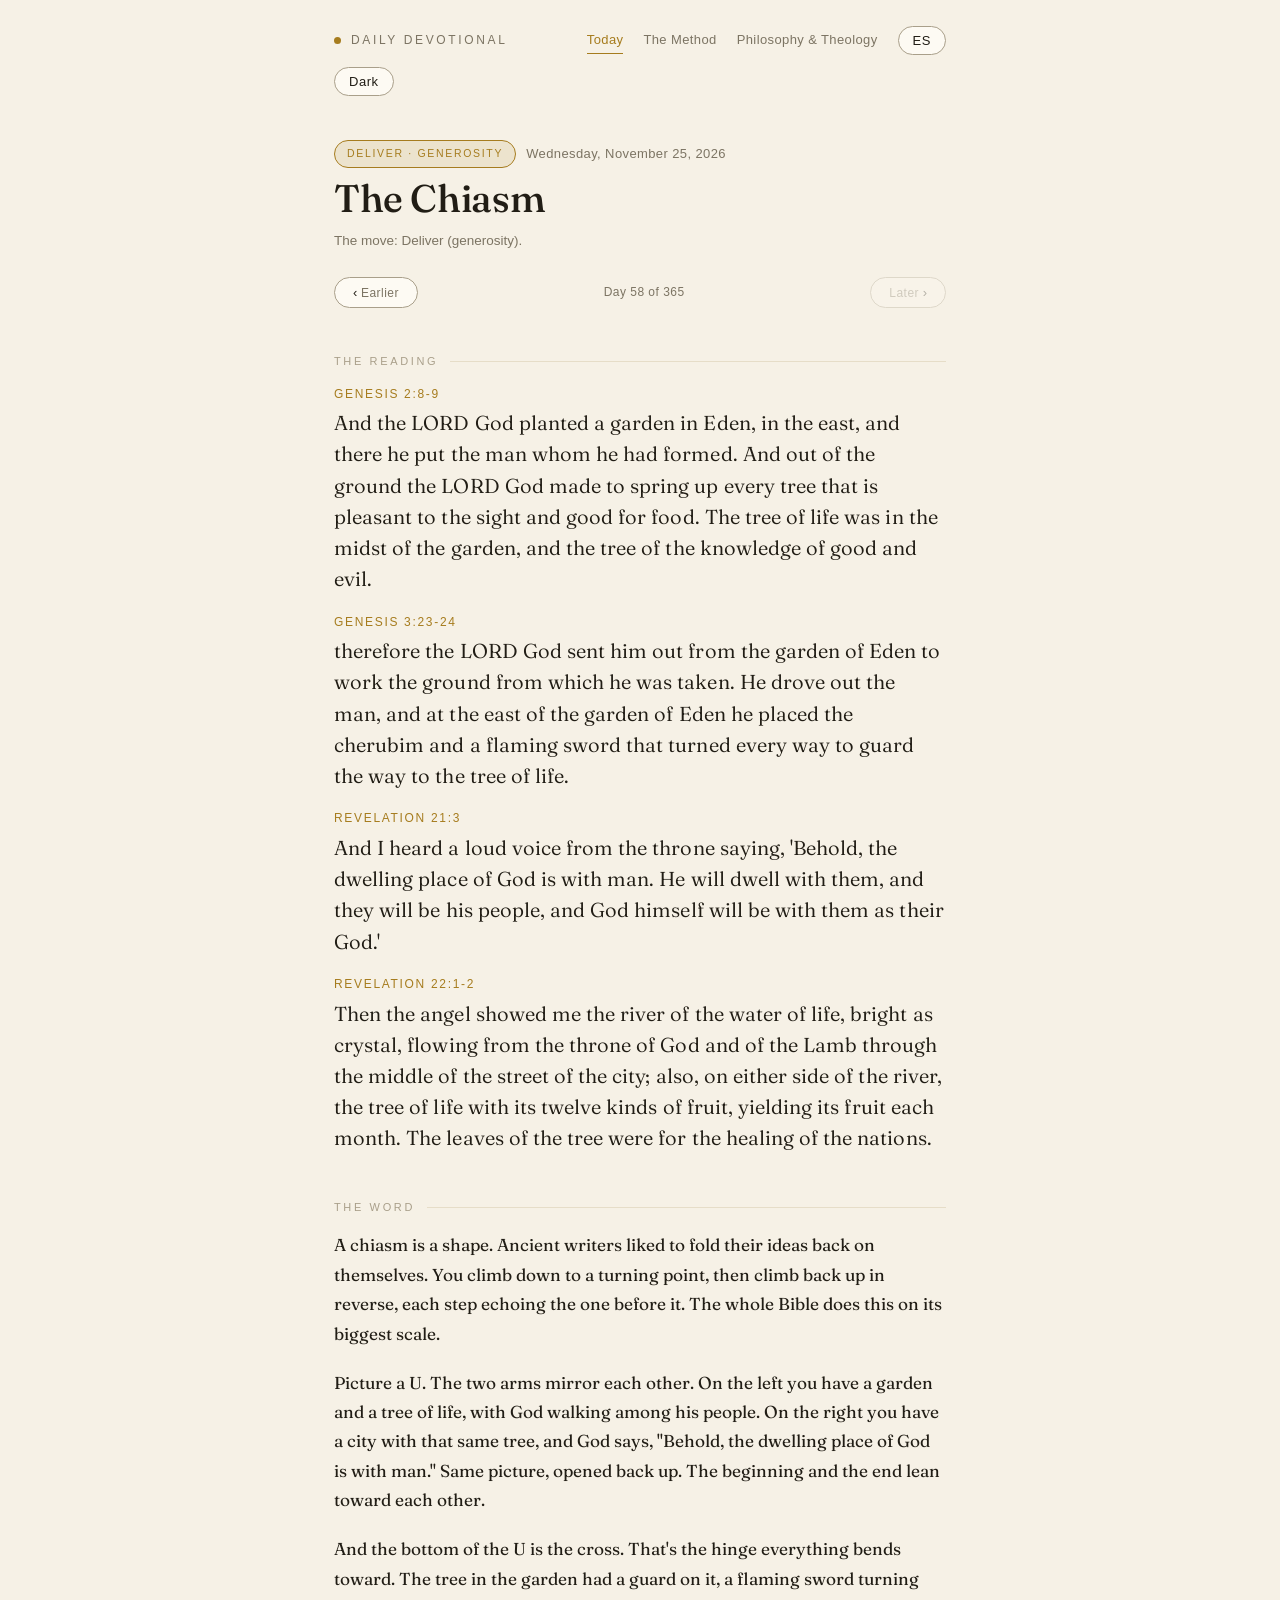
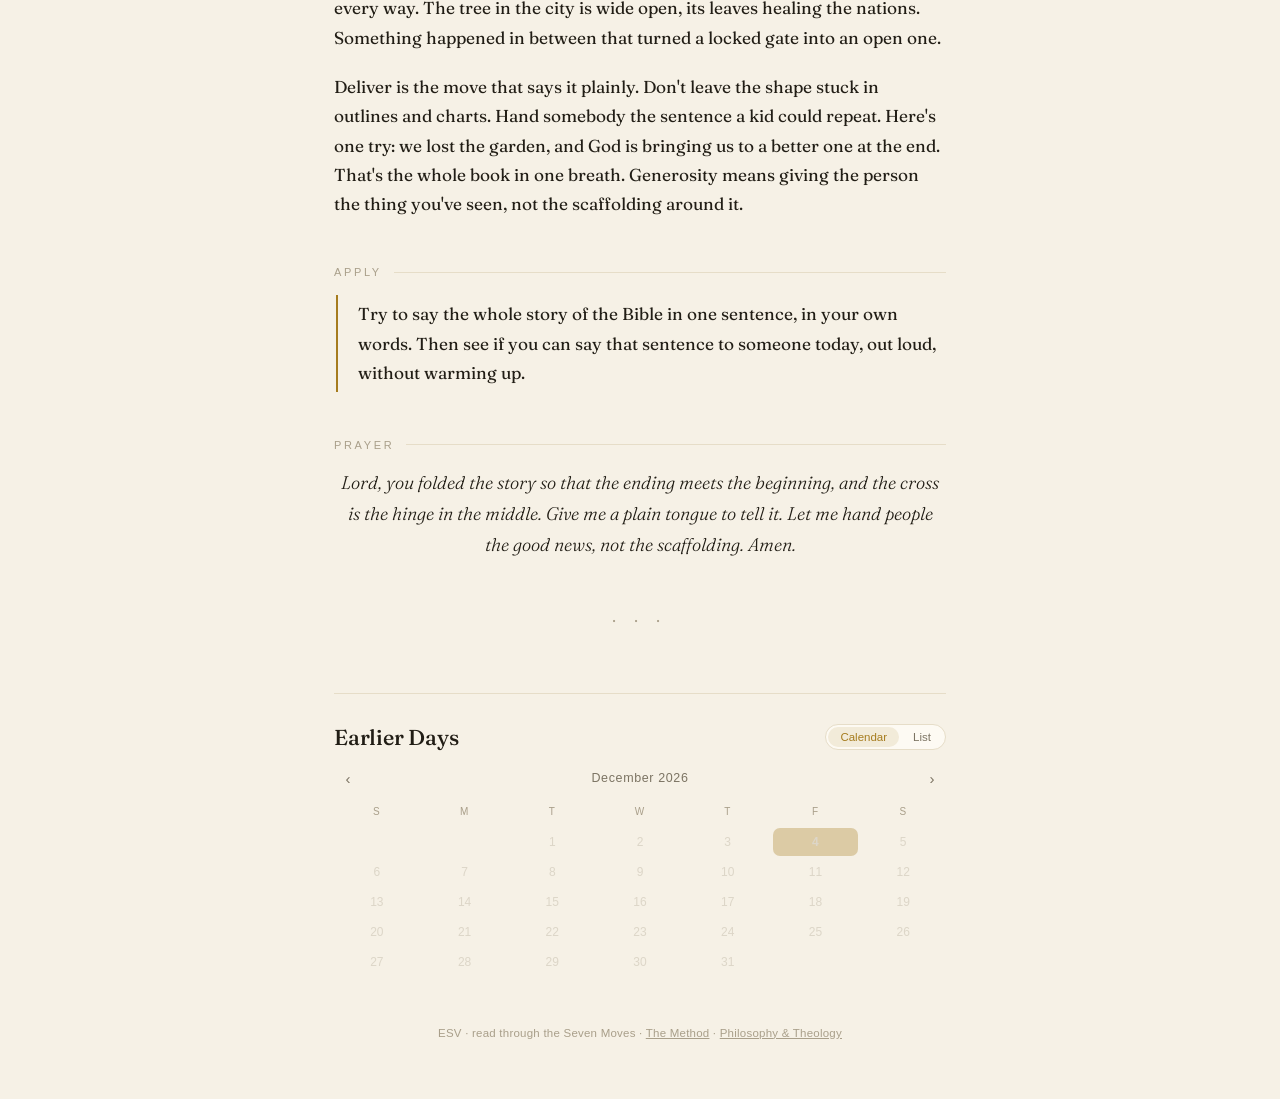
<file: index.html>
<!DOCTYPE html>
<html lang="en" data-theme="light">
<head>
<meta charset="UTF-8">
<meta name="viewport" content="width=device-width, initial-scale=1.0">
<title>Daily Devotional — The Seven Moves</title>
<meta name="description" content="A calm daily Bible devotional, read through the Seven Moves. ESV.">
<link rel="preconnect" href="https://fonts.googleapis.com">
<link rel="preconnect" href="https://fonts.gstatic.com" crossorigin>
<link href="https://fonts.googleapis.com/css2?family=Fraunces:ital,opsz,wght@0,9..144,300;0,9..144,400;0,9..144,500;0,9..144,600;1,9..144,300;1,9..144,400&display=swap" rel="stylesheet">
<link rel="stylesheet" href="styles.css">
</head>
<body>
<div class="wrap">
  <header>
    <div class="brand"><span class="dot"></span><span data-i18n="brand">Daily Devotional</span></div>
    <nav class="nav">
      <a href="index.html" data-i18n="nav-today">Today</a>
      <a href="method.html" data-i18n="nav-method">The Method</a>
      <a href="philosophy.html" data-i18n="nav-philosophy">Philosophy &amp; Theology</a>
    </nav>
    <button class="theme-toggle" id="langToggle" aria-label="Cambiar a español">ES</button>
    <button class="theme-toggle" id="themeToggle" aria-label="Toggle dark mode">Dark</button>
  </header>

  <main>
    <div class="meta">
      <span class="pill" id="movePill">—</span>
      <span class="date" id="dateLabel">—</span>
    </div>
    <h1 id="title">—</h1>
    <div class="sub" id="subtitle"></div>

    <div class="daynav">
      <button id="prevBtn" aria-label="Earlier day">‹ <span data-i18n="idx-earlier">Earlier</span></button>
      <span id="daynavPos"></span>
      <button id="nextBtn" aria-label="Later day"><span data-i18n="idx-later">Later</span> ›</button>
    </div>

    <section class="block" id="readingBlock">
      <div class="label" data-i18n="idx-reading">The Reading</div>
      <div class="scripture" id="readings"></div>
    </section>

    <section class="block" id="wordBlock">
      <div class="label" data-i18n="idx-word">The Word</div>
      <div class="prose" id="word"></div>
    </section>

    <section class="block" id="applyBlock">
      <div class="label" data-i18n="idx-apply">Apply</div>
      <div class="apply prose" id="apply"></div>
    </section>

    <section class="block" id="prayerBlock">
      <div class="label" data-i18n="idx-prayer">Prayer</div>
      <p class="prayer" id="prayer"></p>
    </section>

    <div class="ornament">· · ·</div>

    <section class="archive">
      <div class="archive-head">
        <h2 data-i18n="idx-archive-head">Earlier Days</h2>
        <div class="view-toggle">
          <button id="calBtn" type="button" class="active" data-i18n="idx-calendar">Calendar</button>
          <button id="listBtn" type="button" data-i18n="idx-list">List</button>
        </div>
      </div>
      <div id="calendar">
        <div class="cal-nav">
          <button id="calPrev" type="button" aria-label="Previous month">‹</button>
          <span class="cal-label" id="calLabel">—</span>
          <button id="calNext" type="button" aria-label="Next month">›</button>
        </div>
        <div class="cal-grid" id="calGrid"></div>
      </div>
      <ul class="archive-list hidden" id="archiveList"></ul>
    </section>
  </main>

  <footer><span data-i18n="footer-line">ESV · read through the Seven Moves</span> · <a href="method.html" data-i18n="nav-method">The Method</a> · <a href="philosophy.html" data-i18n="nav-philosophy">Philosophy &amp; Theology</a></footer>
</div>

<script src="script.js"></script>
<script>
(function () {
  function el(id) { return document.getElementById(id); }
  function esc(s) { var d = document.createElement('div'); d.textContent = s; return d.innerHTML; }
  function paragraphs(text) {
    return (text || '').split(/\n{2,}/).map(function (p) { return '<p>' + esc(p.trim()) + '</p>'; }).join('');
  }
  function es() { return window.getLang() === 'es'; }
  function fmtDate(iso) {
    var d = new Date(iso + 'T12:00:00');
    return d.toLocaleDateString(es() ? 'es-ES' : 'en-US', { weekday: 'long', month: 'long', day: 'numeric', year: 'numeric' });
  }
  function isoDate(y, m, d) {
    return y + '-' + String(m + 1).padStart(2, '0') + '-' + String(d).padStart(2, '0');
  }

  var list = [];
  var currentIndex = 0;
  var dayIndex = {};
  var calYear = 0, calMonth = 0; // calMonth 0-indexed

  function render(d) {
    var E = es();
    var move = (E && d.es_move) ? d.es_move : d.move;
    var virtue = (E && d.es_virtue) ? d.es_virtue : d.virtue;
    var theme = (E && d.es_theme) ? d.es_theme : d.theme;
    el('movePill').textContent = move + ' · ' + virtue;
    el('dateLabel').textContent = fmtDate(d.date);
    el('title').textContent = theme;
    var isToday = d.date === new Date().toISOString().slice(0, 10);
    var prefix = E ? (isToday ? 'Movimiento de hoy' : 'El movimiento') : (isToday ? 'Today\u2019s move' : 'The move');
    el('subtitle').innerHTML = prefix + ': ' + move + ' (' + virtue + ').';
    el('readings').innerHTML = (d.readings || []).map(function (r) {
      var ref = (E && r.es_ref) ? r.es_ref : r.ref;
      var text = (E && r.es_text) ? r.es_text : r.text;
      return '<p><span class="ref">' + esc(ref) + '</span>' + esc(text) + '</p>';
    }).join('');
    el('word').innerHTML = paragraphs((E && d.es_word) ? d.es_word : d.word);
    el('apply').innerHTML = paragraphs((E && d.es_apply) ? d.es_apply : d.apply);
    el('prayer').textContent = (E && d.es_prayer) ? d.es_prayer : d.prayer;
    el('readingBlock').classList.toggle('hidden', !(d.readings && d.readings.length));
    el('wordBlock').classList.toggle('hidden', !d.word);
    el('applyBlock').classList.toggle('hidden', !d.apply);
    el('prayerBlock').classList.toggle('hidden', !d.prayer);
  }

  function renderEmpty() {
    var E = es();
    el('title').textContent = E ? 'Aún no hay nada' : 'Nothing here yet';
    el('subtitle').textContent = E ? 'El primer devocional aún no se ha publicado.' : 'The first devotional hasn\u2019t been published.';
    el('readings').innerHTML = '';
    el('word').innerHTML = '<p>' + (E ? 'Vuelve pronto.' : 'Check back soon.') + '</p>';
    el('applyBlock').classList.add('hidden');
    el('prayerBlock').classList.add('hidden');
  }

  var TOTAL_DAYS = 365;

  function updateNav() {
    var pos = el('daynavPos');
    if (pos) pos.textContent = (es() ? 'Día ' : 'Day ') + (list.length - currentIndex) + (es() ? ' de ' : ' of ') + TOTAL_DAYS;
    var pb = el('prevBtn'), nb = el('nextBtn');
    if (pb) pb.disabled = currentIndex >= list.length - 1;
    if (nb) nb.disabled = currentIndex <= 0;
  }

  function renderArchiveList() {
    var E = es();
    var byWeek = {};
    list.forEach(function (d, idx) {
      if (idx === currentIndex) return;
      (byWeek[d.week] = byWeek[d.week] || []).push({ d: d, idx: idx });
    });
    var weeks = Object.keys(byWeek).map(Number).sort(function (a, b) { return b - a; });
    var ul = el('archiveList');
    ul.innerHTML = '';
    weeks.forEach(function (w) {
      var days = byWeek[w].sort(function (a, b) { return a.d.day < b.d.day ? 1 : -1; });
      var h = document.createElement('li');
      h.className = 'week-header';
      h.textContent = (E ? 'Semana ' : 'Week ') + w;
      ul.appendChild(h);
      days.forEach(function (o) {
        var d = o.d;
        var li = document.createElement('li');
        var btn = document.createElement('button');
        btn.type = 'button';
        btn.innerHTML =
          '<span class="d">' + esc(d.date) + '</span>' +
          '<span class="theme">' + esc((E && d.es_theme) ? d.es_theme : d.theme) + '</span>' +
          '<span class="move">' + esc((E && d.es_move) ? d.es_move : d.move) + '</span>';
        btn.addEventListener('click', function () { show(o.idx); window.scrollTo({ top: 0, behavior: 'smooth' }); });
        li.appendChild(btn);
        ul.appendChild(li);
      });
    });
  }

  function renderCalendar() {
    var E = es();
    var first = new Date(calYear, calMonth, 1);
    var startDow = first.getDay();
    var daysInMonth = new Date(calYear, calMonth + 1, 0).getDate();
    el('calLabel').textContent = first.toLocaleDateString(E ? 'es-ES' : 'en-US', { month: 'long', year: 'numeric' });
    var grid = el('calGrid');
    grid.innerHTML = '';
    var dow = E ? ['D', 'L', 'M', 'X', 'J', 'V', 'S'] : ['S', 'M', 'T', 'W', 'T', 'F', 'S'];
    dow.forEach(function (w) {
      var c = document.createElement('div');
      c.className = 'cal-dow';
      c.textContent = w;
      grid.appendChild(c);
    });
    for (var i = 0; i < startDow; i++) {
      var fill = document.createElement('div');
      fill.className = 'cal-day cal-empty-fill';
      grid.appendChild(fill);
    }
    var today = new Date().toISOString().slice(0, 10);
    for (var d = 1; d <= daysInMonth; d++) {
      var iso = isoDate(calYear, calMonth, d);
      var cell = document.createElement('button');
      cell.type = 'button';
      cell.className = 'cal-day';
      if (iso === today) cell.classList.add('today');
      if (dayIndex[iso] !== undefined) {
        cell.classList.add('has');
        cell.textContent = d;
        cell.addEventListener('click', (function (iso) {
          return function () { show(dayIndex[iso]); window.scrollTo({ top: 0, behavior: 'smooth' }); };
        })(iso));
      } else {
        cell.classList.add('empty');
        cell.textContent = d;
        cell.disabled = true;
      }
      grid.appendChild(cell);
    }
  }

  function setView(v) {
    var cal = el('calendar'), listEl = el('archiveList');
    el('calBtn').classList.toggle('active', v === 'cal');
    el('listBtn').classList.toggle('active', v === 'list');
    cal.classList.toggle('hidden', v !== 'cal');
    listEl.classList.toggle('hidden', v !== 'list');
  }

  function show(i) {
    currentIndex = Math.max(0, Math.min(list.length - 1, i));
    render(list[currentIndex]);
    updateNav();
    renderArchiveList();
  }

  el('prevBtn').addEventListener('click', function () { show(currentIndex + 1); window.scrollTo({ top: 0, behavior: 'smooth' }); });
  el('nextBtn').addEventListener('click', function () { show(currentIndex - 1); window.scrollTo({ top: 0, behavior: 'smooth' }); });
  el('calPrev').addEventListener('click', function () { calMonth--; if (calMonth < 0) { calMonth = 11; calYear--; } renderCalendar(); });
  el('calNext').addEventListener('click', function () { calMonth++; if (calMonth > 11) { calMonth = 0; calYear++; } renderCalendar(); });
  el('calBtn').addEventListener('click', function () { setView('cal'); });
  el('listBtn').addEventListener('click', function () { setView('list'); });

  window.onLangChange = function () {
    if (!list.length) { renderEmpty(); return; }
    render(list[currentIndex]);
    updateNav();
    renderArchiveList();
    renderCalendar();
  };

  fetch('./devotionals.json')
    .then(function (r) { if (!r.ok) throw new Error('HTTP ' + r.status); return r.json(); })
    .then(function (data) {
      list = (data.devotionals || []).slice().sort(function (a, b) { return a.date < b.date ? 1 : -1; });
      if (!list.length) return;
      list.forEach(function (d, i) { dayIndex[d.date] = i; });
      var today = new Date().toISOString().slice(0, 10);
      var idx = list.findIndex(function (d) { return d.date === today; });
      currentIndex = idx >= 0 ? idx : 0;
      var now = new Date();
      calYear = now.getFullYear();
      calMonth = now.getMonth();
      render(list[currentIndex]);
      updateNav();
      renderArchiveList();
      renderCalendar();
      setView('cal');
    })
    .catch(function (e) {
      renderEmpty();
      console.error(e);
    });
})();
</script>
</body>
</html>
</file>
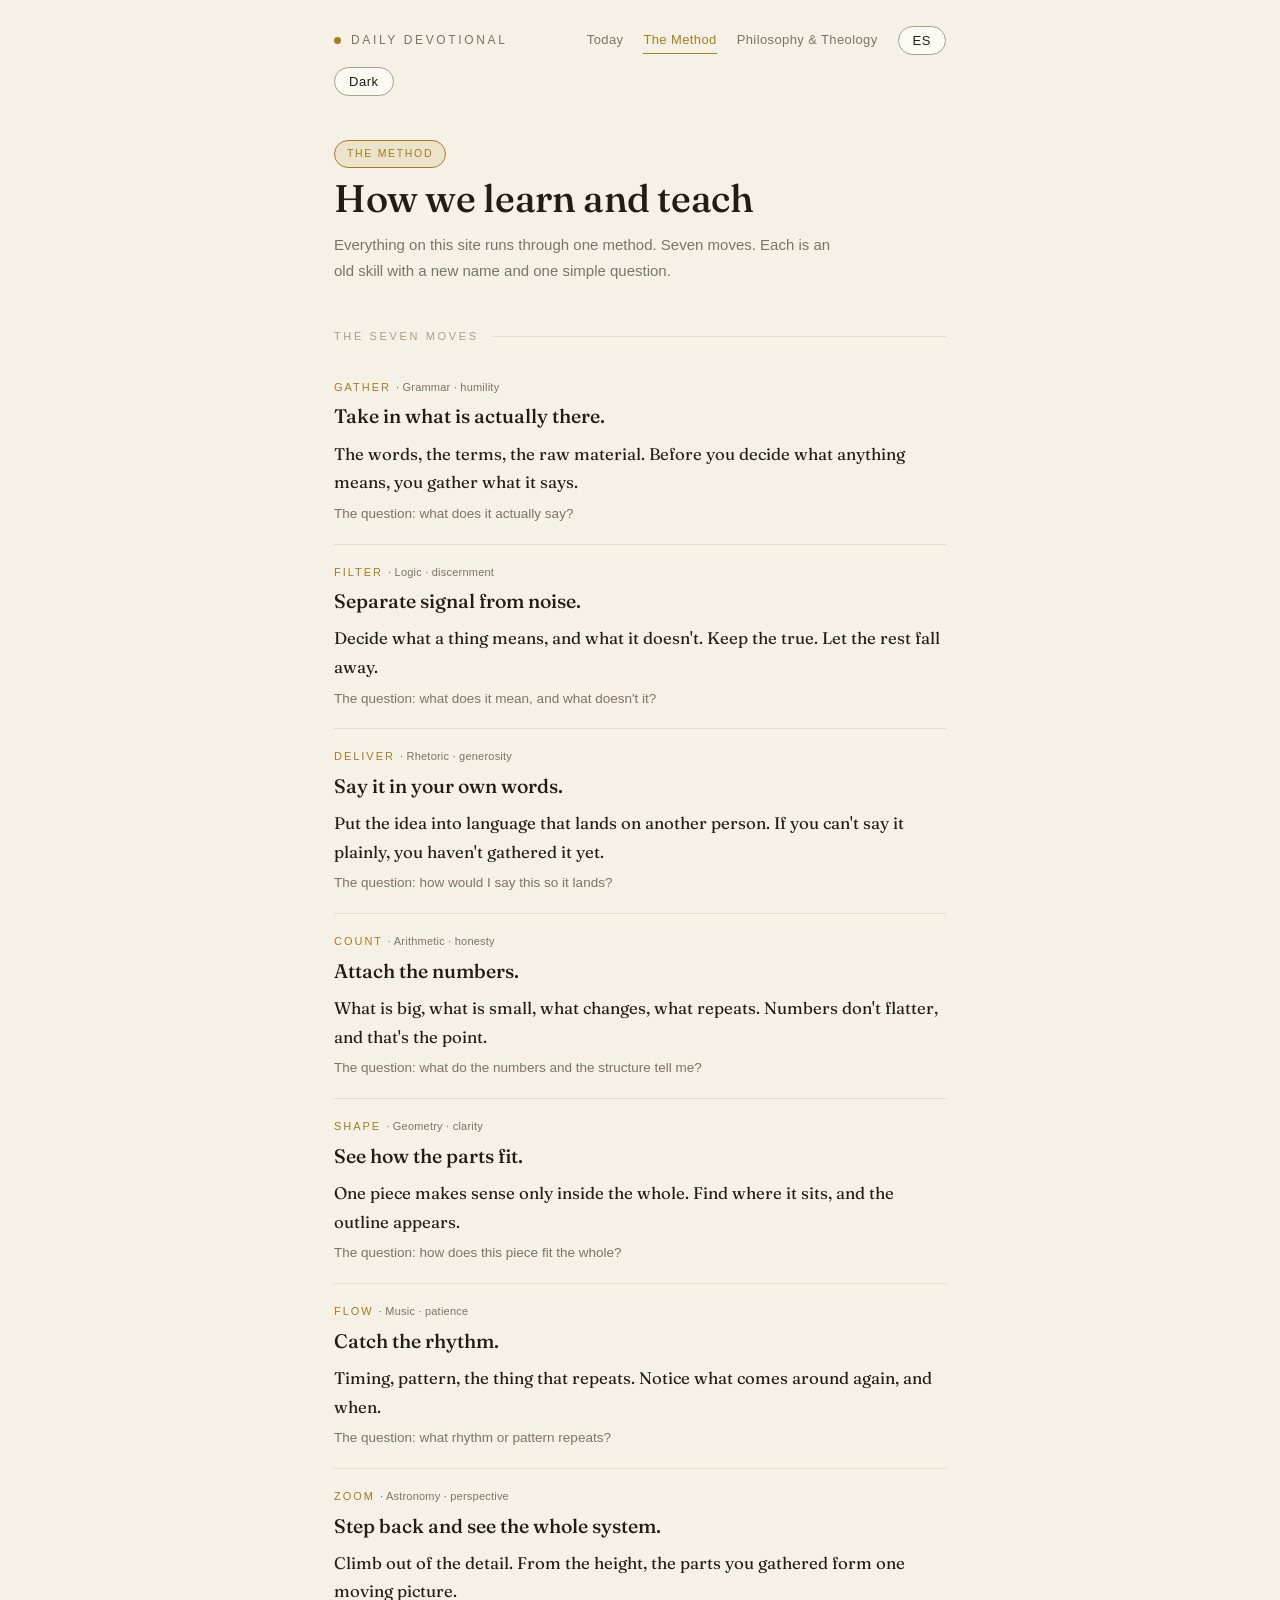
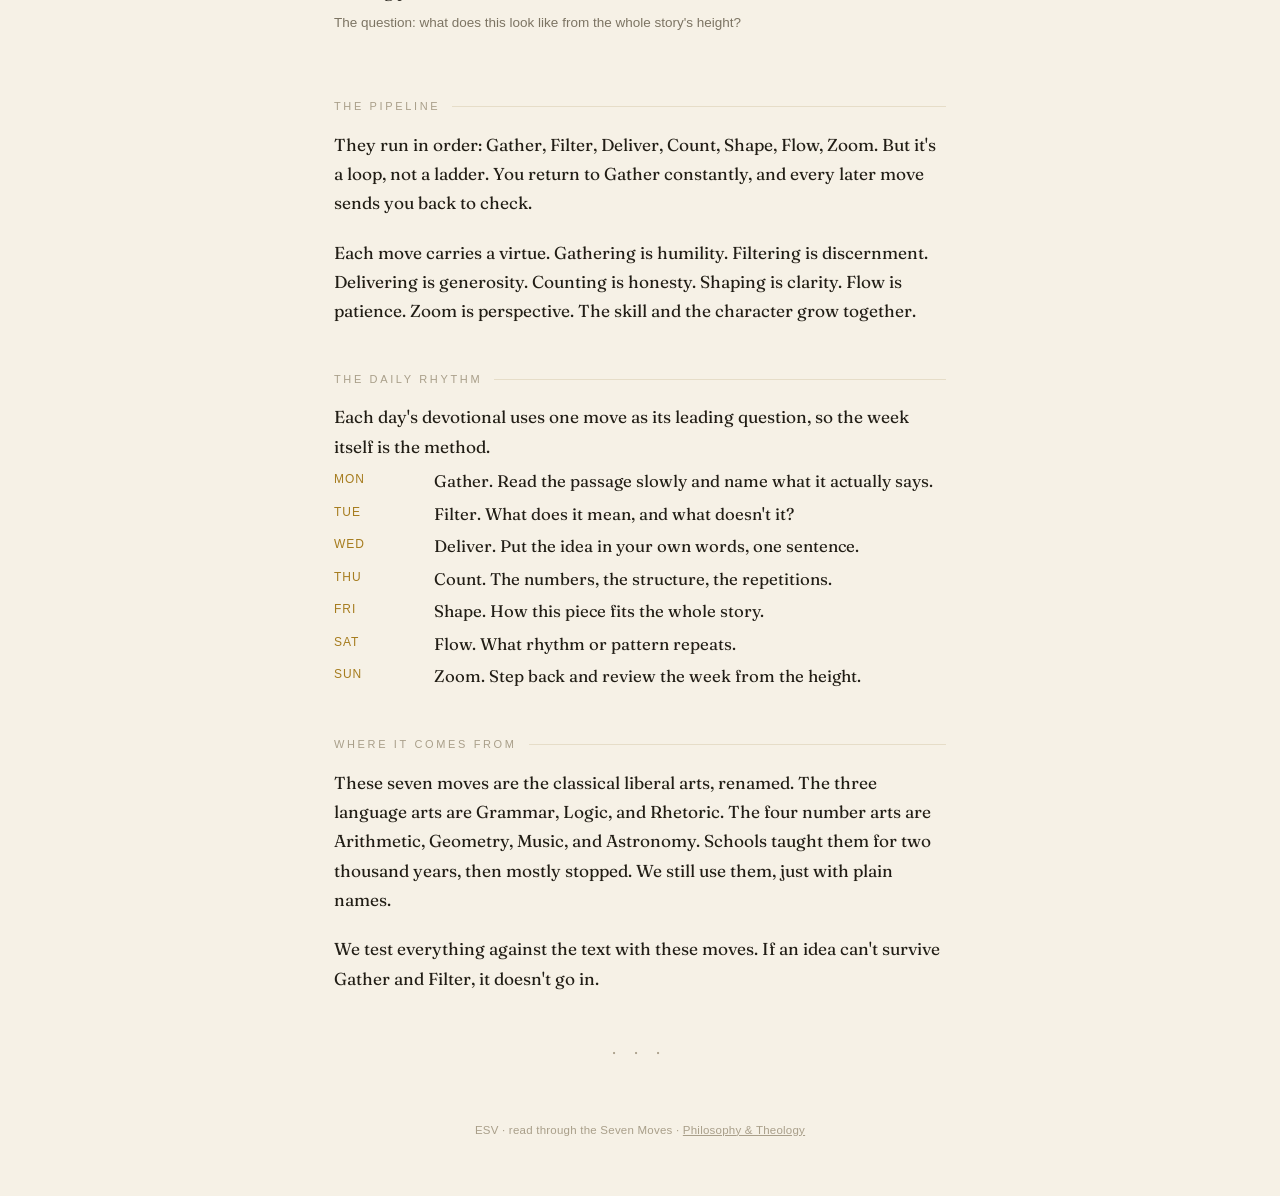
<file: method.html>
<!DOCTYPE html>
<html lang="en" data-theme="light">
<head>
<meta charset="UTF-8">
<meta name="viewport" content="width=device-width, initial-scale=1.0">
<title>The Method — Daily Devotional</title>
<meta name="description" content="The Seven Moves: how we learn and teach. A modern restatement of the classical liberal arts.">
<link rel="preconnect" href="https://fonts.googleapis.com">
<link rel="preconnect" href="https://fonts.gstatic.com" crossorigin>
<link href="https://fonts.googleapis.com/css2?family=Fraunces:ital,opsz,wght@0,9..144,300;0,9..144,400;0,9..144,500;0,9..144,600;1,9..144,300;1,9..144,400&display=swap" rel="stylesheet">
<link rel="stylesheet" href="styles.css">
</head>
<body>
<div class="wrap">
  <header>
    <div class="brand"><span class="dot"></span><span data-i18n="brand">Daily Devotional</span></div>
    <nav class="nav">
      <a href="index.html" data-i18n="nav-today">Today</a>
      <a href="method.html" data-i18n="nav-method">The Method</a>
      <a href="philosophy.html" data-i18n="nav-philosophy">Philosophy &amp; Theology</a>
    </nav>
    <button class="theme-toggle" id="langToggle" aria-label="Cambiar a español">ES</button>
    <button class="theme-toggle" id="themeToggle" aria-label="Toggle dark mode">Dark</button>
  </header>

  <main>
    <div class="meta"><span class="pill" data-i18n="method-pill">The Method</span></div>
    <h1 data-i18n="method-h1">How we learn and teach</h1>
    <p class="lead" data-i18n="method-lead">Everything on this site runs through one method. Seven moves. Each is an old skill with a new name and one simple question.</p>

    <section class="block">
      <div class="label" data-i18n="method-moves-label">The Seven Moves</div>
      <ul class="movelist">
        <li>
          <div class="m" data-i18n-html="move-gather-m">Gather <span>· Grammar · humility</span></div>
          <h3 data-i18n="move-gather-h3">Take in what is actually there.</h3>
          <p data-i18n="move-gather-p">The words, the terms, the raw material. Before you decide what anything means, you gather what it says.</p>
          <div class="q" data-i18n="move-gather-q">The question: what does it actually say?</div>
        </li>
        <li>
          <div class="m" data-i18n-html="move-filter-m">Filter <span>· Logic · discernment</span></div>
          <h3 data-i18n="move-filter-h3">Separate signal from noise.</h3>
          <p data-i18n="move-filter-p">Decide what a thing means, and what it doesn't. Keep the true. Let the rest fall away.</p>
          <div class="q" data-i18n="move-filter-q">The question: what does it mean, and what doesn't it?</div>
        </li>
        <li>
          <div class="m" data-i18n-html="move-deliver-m">Deliver <span>· Rhetoric · generosity</span></div>
          <h3 data-i18n="move-deliver-h3">Say it in your own words.</h3>
          <p data-i18n="move-deliver-p">Put the idea into language that lands on another person. If you can't say it plainly, you haven't gathered it yet.</p>
          <div class="q" data-i18n="move-deliver-q">The question: how would I say this so it lands?</div>
        </li>
        <li>
          <div class="m" data-i18n-html="move-count-m">Count <span>· Arithmetic · honesty</span></div>
          <h3 data-i18n="move-count-h3">Attach the numbers.</h3>
          <p data-i18n="move-count-p">What is big, what is small, what changes, what repeats. Numbers don't flatter, and that's the point.</p>
          <div class="q" data-i18n="move-count-q">The question: what do the numbers and the structure tell me?</div>
        </li>
        <li>
          <div class="m" data-i18n-html="move-shape-m">Shape <span>· Geometry · clarity</span></div>
          <h3 data-i18n="move-shape-h3">See how the parts fit.</h3>
          <p data-i18n="move-shape-p">One piece makes sense only inside the whole. Find where it sits, and the outline appears.</p>
          <div class="q" data-i18n="move-shape-q">The question: how does this piece fit the whole?</div>
        </li>
        <li>
          <div class="m" data-i18n-html="move-flow-m">Flow <span>· Music · patience</span></div>
          <h3 data-i18n="move-flow-h3">Catch the rhythm.</h3>
          <p data-i18n="move-flow-p">Timing, pattern, the thing that repeats. Notice what comes around again, and when.</p>
          <div class="q" data-i18n="move-flow-q">The question: what rhythm or pattern repeats?</div>
        </li>
        <li>
          <div class="m" data-i18n-html="move-zoom-m">Zoom <span>· Astronomy · perspective</span></div>
          <h3 data-i18n="move-zoom-h3">Step back and see the whole system.</h3>
          <p data-i18n="move-zoom-p">Climb out of the detail. From the height, the parts you gathered form one moving picture.</p>
          <div class="q" data-i18n="move-zoom-q">The question: what does this look like from the whole story's height?</div>
        </li>
      </ul>
    </section>

    <section class="block">
      <div class="label" data-i18n="method-pipeline-label">The Pipeline</div>
      <div class="prose"><p data-i18n="method-pipeline-1">They run in order: Gather, Filter, Deliver, Count, Shape, Flow, Zoom. But it's a loop, not a ladder. You return to Gather constantly, and every later move sends you back to check.</p>
        <p data-i18n="method-pipeline-2">Each move carries a virtue. Gathering is humility. Filtering is discernment. Delivering is generosity. Counting is honesty. Shaping is clarity. Flow is patience. Zoom is perspective. The skill and the character grow together.</p>
      </div>
    </section>

    <section class="block">
      <div class="label" data-i18n="method-rhythm-label">The Daily Rhythm</div>
      <div class="prose"><p data-i18n="method-rhythm-intro">Each day's devotional uses one move as its leading question, so the week itself is the method.</p></div>
      <div class="rhy">
        <div class="d" data-i18n="day-mon">Mon</div><div class="t" data-i18n="method-rhythm-mon">Gather. Read the passage slowly and name what it actually says.</div>
        <div class="d" data-i18n="day-tue">Tue</div><div class="t" data-i18n="method-rhythm-tue">Filter. What does it mean, and what doesn't it?</div>
        <div class="d" data-i18n="day-wed">Wed</div><div class="t" data-i18n="method-rhythm-wed">Deliver. Put the idea in your own words, one sentence.</div>
        <div class="d" data-i18n="day-thu">Thu</div><div class="t" data-i18n="method-rhythm-thu">Count. The numbers, the structure, the repetitions.</div>
        <div class="d" data-i18n="day-fri">Fri</div><div class="t" data-i18n="method-rhythm-fri">Shape. How this piece fits the whole story.</div>
        <div class="d" data-i18n="day-sat">Sat</div><div class="t" data-i18n="method-rhythm-sat">Flow. What rhythm or pattern repeats.</div>
        <div class="d" data-i18n="day-sun">Sun</div><div class="t" data-i18n="method-rhythm-sun">Zoom. Step back and review the week from the height.</div>
      </div>
    </section>

    <section class="block">
      <div class="label" data-i18n="method-origin-label">Where It Comes From</div>
      <div class="prose"><p data-i18n="method-origin-1">These seven moves are the classical liberal arts, renamed. The three language arts are Grammar, Logic, and Rhetoric. The four number arts are Arithmetic, Geometry, Music, and Astronomy. Schools taught them for two thousand years, then mostly stopped. We still use them, just with plain names.</p>
        <p data-i18n="method-origin-2">We test everything against the text with these moves. If an idea can't survive Gather and Filter, it doesn't go in.</p>
      </div>
    </section>

    <div class="ornament">· · ·</div>
  </main>

  <footer><span data-i18n="footer-line">ESV · read through the Seven Moves</span> · <a href="philosophy.html" data-i18n="nav-philosophy">Philosophy &amp; Theology</a></footer>
</div>
<script src="script.js"></script>
</body>
</html>
</file>
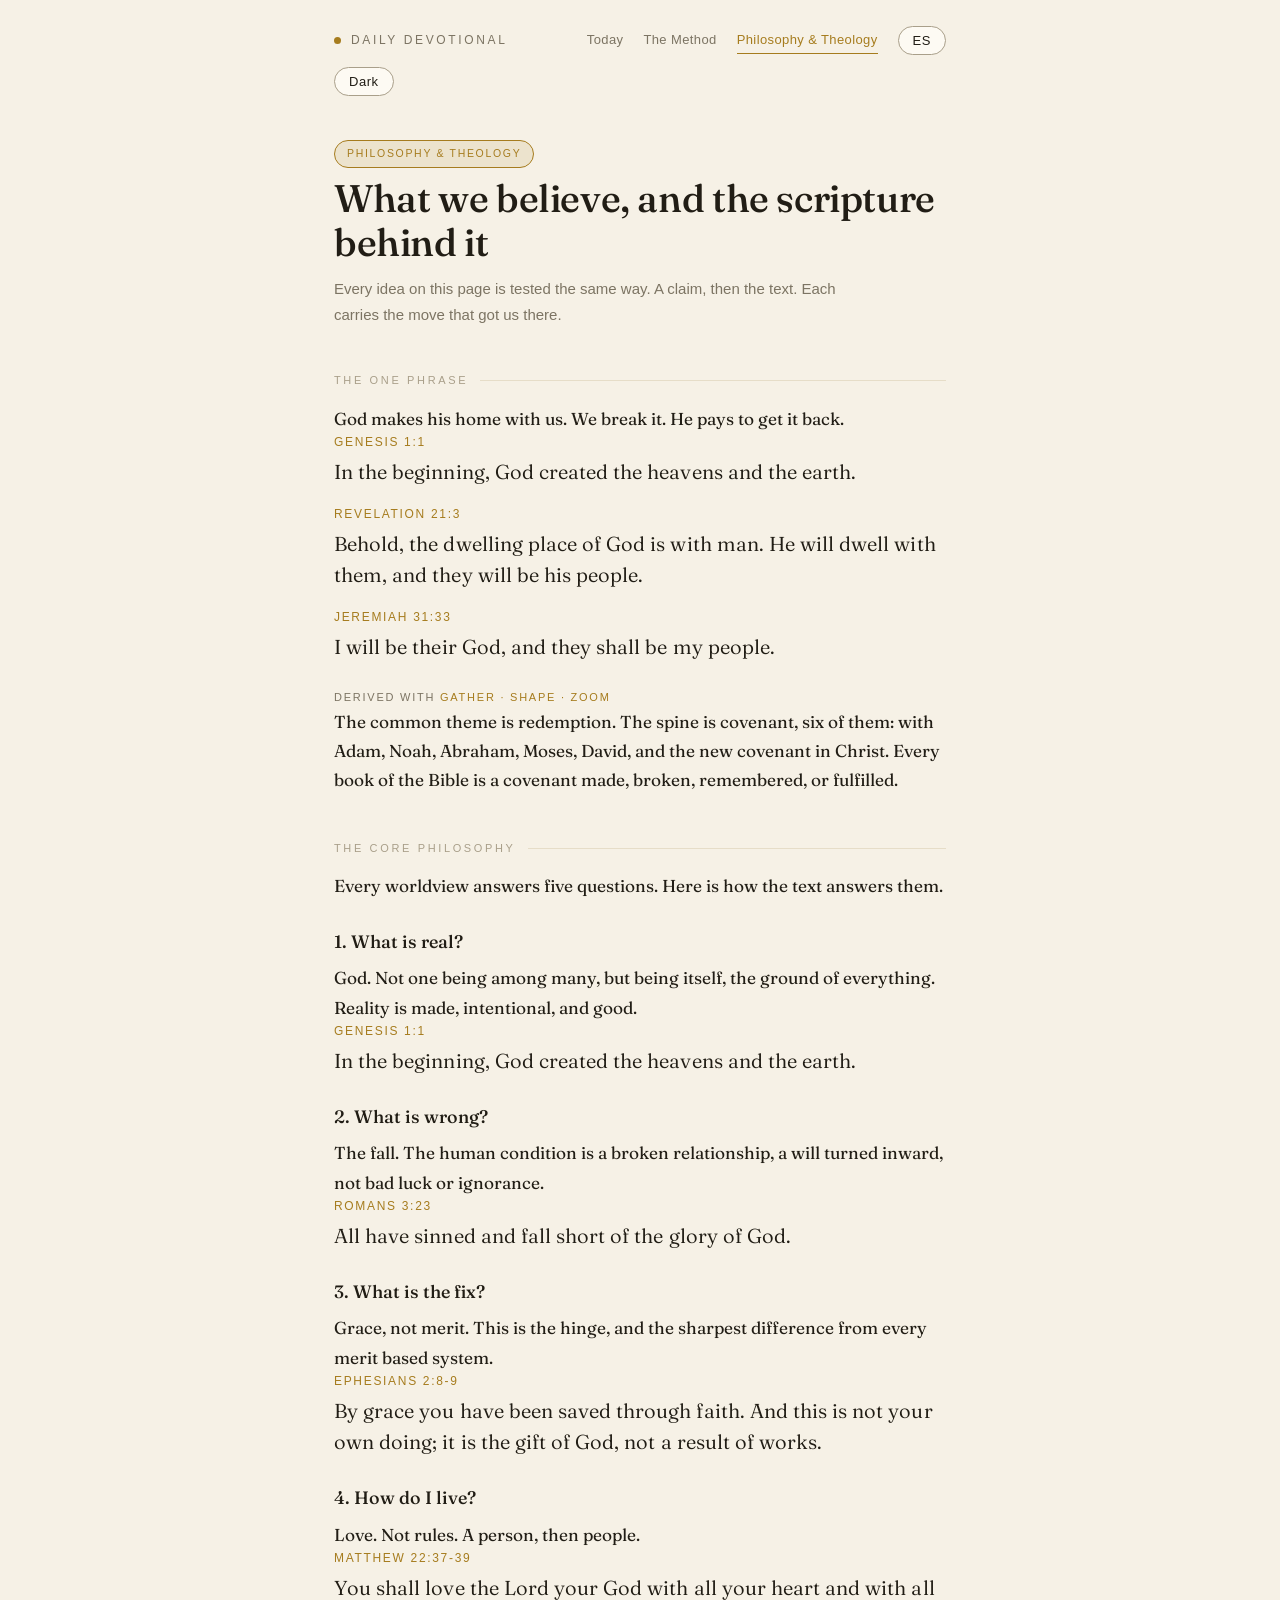
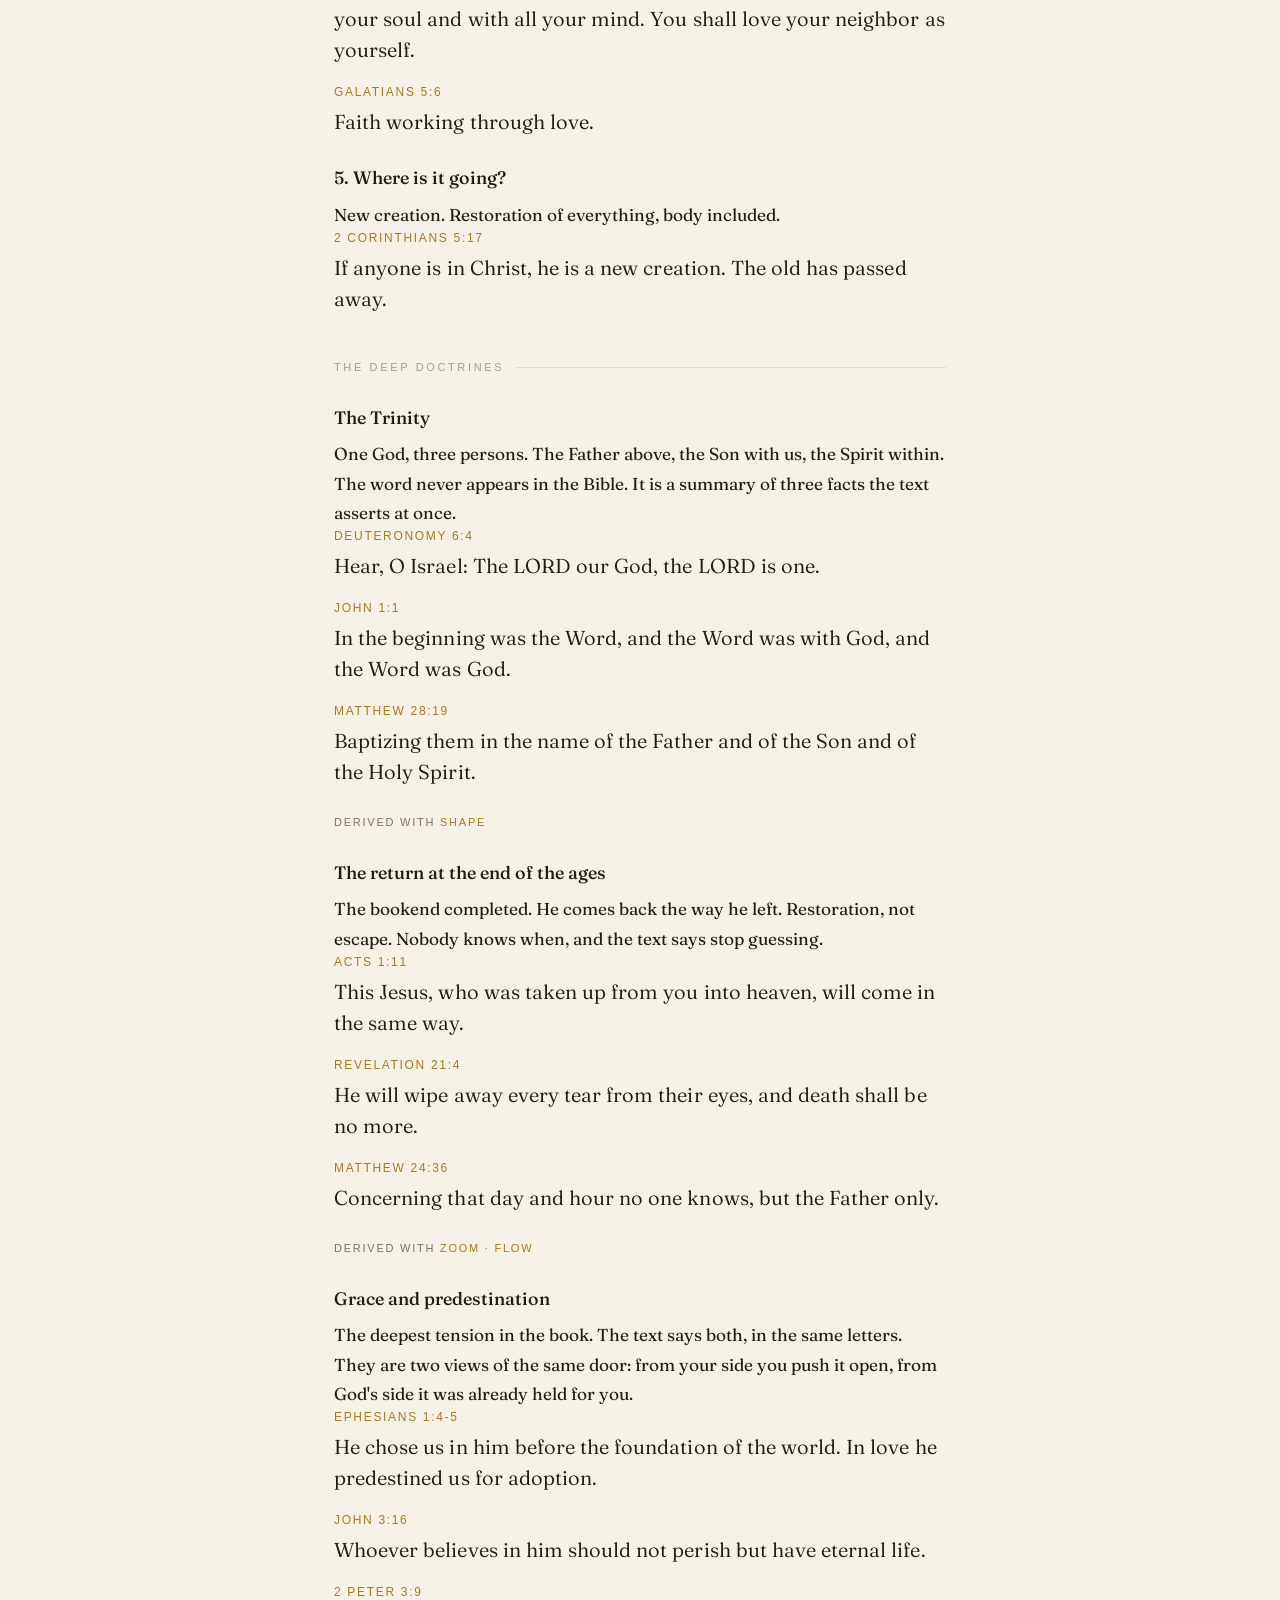
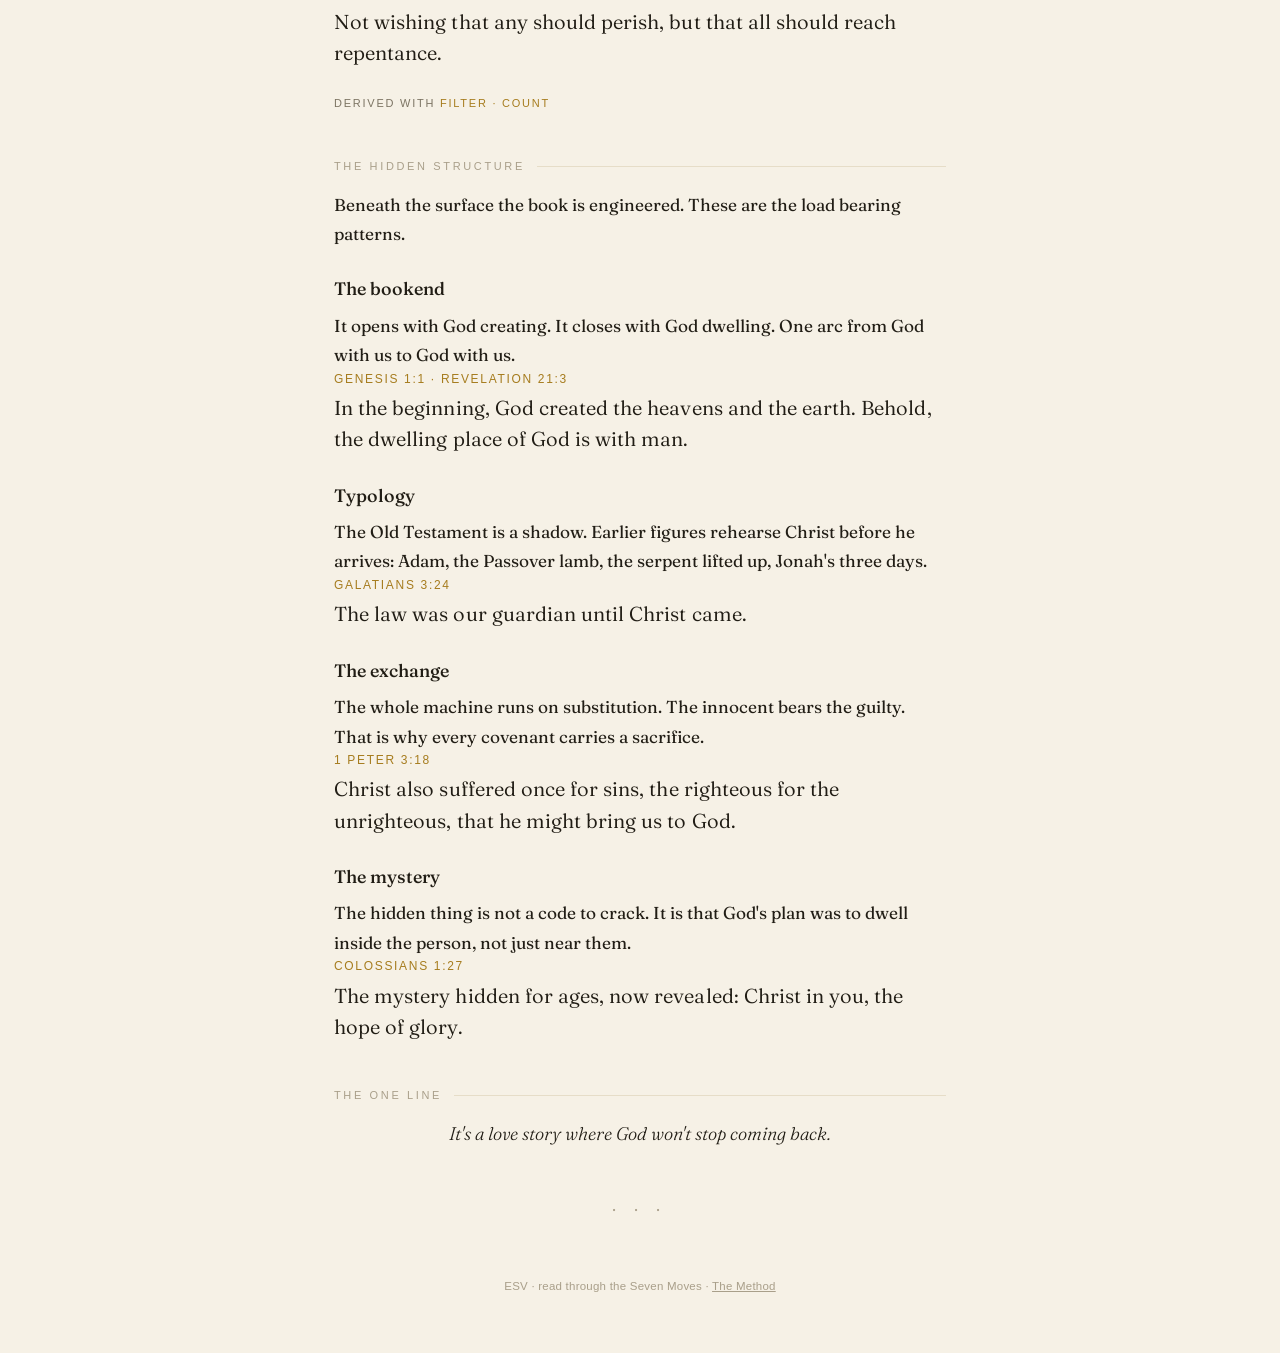
<file: philosophy.html>
<!DOCTYPE html>
<html lang="en" data-theme="light">
<head>
<meta charset="UTF-8">
<meta name="viewport" content="width=device-width, initial-scale=1.0">
<title>Philosophy & Theology — Daily Devotional</title>
<meta name="description" content="What we believe, and the scripture behind it. Every claim tested against the text.">
<link rel="preconnect" href="https://fonts.googleapis.com">
<link rel="preconnect" href="https://fonts.gstatic.com" crossorigin>
<link href="https://fonts.googleapis.com/css2?family=Fraunces:ital,opsz,wght@0,9..144,300;0,9..144,400;0,9..144,500;0,9..144,600;1,9..144,300;1,9..144,400&display=swap" rel="stylesheet">
<link rel="stylesheet" href="styles.css">
</head>
<body>
<div class="wrap">
  <header>
    <div class="brand"><span class="dot"></span><span data-i18n="brand">Daily Devotional</span></div>
    <nav class="nav">
      <a href="index.html" data-i18n="nav-today">Today</a>
      <a href="method.html" data-i18n="nav-method">The Method</a>
      <a href="philosophy.html" data-i18n="nav-philosophy">Philosophy &amp; Theology</a>
    </nav>
    <button class="theme-toggle" id="langToggle" aria-label="Cambiar a español">ES</button>
    <button class="theme-toggle" id="themeToggle" aria-label="Toggle dark mode">Dark</button>
  </header>

  <main>
    <div class="meta"><span class="pill" data-i18n="phil-pill">Philosophy &amp; Theology</span></div>
    <h1 data-i18n="phil-h1">What we believe, and the scripture behind it</h1>
    <p class="lead" data-i18n="phil-lead">Every idea on this page is tested the same way. A claim, then the text. Each carries the move that got us there.</p>

    <section class="block">
      <div class="label" data-i18n="phil-one-phrase-label">The One Phrase</div>
      <div class="prose"><p data-i18n="phil-one-phrase">God makes his home with us. We break it. He pays to get it back.</p></div>
      <div class="scripture">
        <p><span class="ref" data-i18n="r-gen1-1">Genesis 1:1</span><span data-i18n="v-gen1-1">In the beginning, God created the heavens and the earth.</span></p>
        <p><span class="ref" data-i18n="r-rev21-3">Revelation 21:3</span><span data-i18n="v-rev21-3">Behold, the dwelling place of God is with man. He will dwell with them, and they will be his people.</span></p>
        <p><span class="ref" data-i18n="r-jer31-33">Jeremiah 31:33</span><span data-i18n="v-jer31-33">I will be their God, and they shall be my people.</span></p>
      </div>
      <div class="moves" data-i18n-html="phil-one-phrase-moves">Derived with <b>Gather · Shape · Zoom</b></div>
      <div class="prose"><p data-i18n="phil-one-phrase-text">The common theme is redemption. The spine is covenant, six of them: with Adam, Noah, Abraham, Moses, David, and the new covenant in Christ. Every book of the Bible is a covenant made, broken, remembered, or fulfilled.</p>
      </div>
    </section>

    <section class="block">
      <div class="label" data-i18n="phil-core-label">The Core Philosophy</div>
      <div class="prose"><p data-i18n="phil-core-intro">Every worldview answers five questions. Here is how the text answers them.</p></div>

      <h3 data-i18n="phil-q1">1. What is real?</h3>
      <div class="prose"><p data-i18n="phil-q1-text">God. Not one being among many, but being itself, the ground of everything. Reality is made, intentional, and good.</p></div>
      <div class="scripture"><p><span class="ref" data-i18n="r-gen1-1">Genesis 1:1</span><span data-i18n="v-gen1-1">In the beginning, God created the heavens and the earth.</span></p></div>

      <h3 data-i18n="phil-q2">2. What is wrong?</h3>
      <div class="prose"><p data-i18n="phil-q2-text">The fall. The human condition is a broken relationship, a will turned inward, not bad luck or ignorance.</p></div>
      <div class="scripture"><p><span class="ref" data-i18n="r-rom3-23">Romans 3:23</span><span data-i18n="v-rom3-23">All have sinned and fall short of the glory of God.</span></p></div>

      <h3 data-i18n="phil-q3">3. What is the fix?</h3>
      <div class="prose"><p data-i18n="phil-q3-text">Grace, not merit. This is the hinge, and the sharpest difference from every merit based system.</p></div>
      <div class="scripture"><p><span class="ref" data-i18n="r-eph2-8-9">Ephesians 2:8-9</span><span data-i18n="v-eph2-8-9">By grace you have been saved through faith. And this is not your own doing; it is the gift of God, not a result of works.</span></p></div>

      <h3 data-i18n="phil-q4">4. How do I live?</h3>
      <div class="prose"><p data-i18n="phil-q4-text">Love. Not rules. A person, then people.</p></div>
      <div class="scripture">
        <p><span class="ref" data-i18n="r-mt22-37-39">Matthew 22:37-39</span><span data-i18n="v-mt22-37-39">You shall love the Lord your God with all your heart and with all your soul and with all your mind. You shall love your neighbor as yourself.</span></p>
        <p><span class="ref" data-i18n="r-gal5-6">Galatians 5:6</span><span data-i18n="v-gal5-6">Faith working through love.</span></p>
      </div>

      <h3 data-i18n="phil-q5">5. Where is it going?</h3>
      <div class="prose"><p data-i18n="phil-q5-text">New creation. Restoration of everything, body included.</p></div>
      <div class="scripture"><p><span class="ref" data-i18n="r-2cor5-17">2 Corinthians 5:17</span><span data-i18n="v-2cor5-17">If anyone is in Christ, he is a new creation. The old has passed away.</span></p></div>
    </section>

    <section class="block">
      <div class="label" data-i18n="phil-deep-label">The Deep Doctrines</div>

      <h3 data-i18n="phil-trinity">The Trinity</h3>
      <div class="prose"><p data-i18n="phil-trinity-text">One God, three persons. The Father above, the Son with us, the Spirit within. The word never appears in the Bible. It is a summary of three facts the text asserts at once.</p></div>
      <div class="scripture">
        <p><span class="ref" data-i18n="r-deut6-4">Deuteronomy 6:4</span><span data-i18n="v-deut6-4">Hear, O Israel: The LORD our God, the LORD is one.</span></p>
        <p><span class="ref" data-i18n="r-john1-1">John 1:1</span><span data-i18n="v-john1-1">In the beginning was the Word, and the Word was with God, and the Word was God.</span></p>
        <p><span class="ref" data-i18n="r-mt28-19">Matthew 28:19</span><span data-i18n="v-mt28-19">Baptizing them in the name of the Father and of the Son and of the Holy Spirit.</span></p>
      </div>
      <div class="moves" data-i18n-html="phil-trinity-moves">Derived with <b>Shape</b></div>

      <h3 data-i18n="phil-return">The return at the end of the ages</h3>
      <div class="prose"><p data-i18n="phil-return-text">The bookend completed. He comes back the way he left. Restoration, not escape. Nobody knows when, and the text says stop guessing.</p></div>
      <div class="scripture">
        <p><span class="ref" data-i18n="r-acts1-11">Acts 1:11</span><span data-i18n="v-acts1-11">This Jesus, who was taken up from you into heaven, will come in the same way.</span></p>
        <p><span class="ref" data-i18n="r-rev21-4">Revelation 21:4</span><span data-i18n="v-rev21-4">He will wipe away every tear from their eyes, and death shall be no more.</span></p>
        <p><span class="ref" data-i18n="r-mt24-36">Matthew 24:36</span><span data-i18n="v-mt24-36">Concerning that day and hour no one knows, but the Father only.</span></p>
      </div>
      <div class="moves" data-i18n-html="phil-return-moves">Derived with <b>Zoom · Flow</b></div>

      <h3 data-i18n="phil-grace">Grace and predestination</h3>
      <div class="prose"><p data-i18n="phil-grace-text">The deepest tension in the book. The text says both, in the same letters. They are two views of the same door: from your side you push it open, from God's side it was already held for you.</p></div>
      <div class="scripture">
        <p><span class="ref" data-i18n="r-eph1-4-5">Ephesians 1:4-5</span><span data-i18n="v-eph1-4-5">He chose us in him before the foundation of the world. In love he predestined us for adoption.</span></p>
        <p><span class="ref" data-i18n="r-john3-16">John 3:16</span><span data-i18n="v-john3-16">Whoever believes in him should not perish but have eternal life.</span></p>
        <p><span class="ref" data-i18n="r-2pet3-9">2 Peter 3:9</span><span data-i18n="v-2pet3-9">Not wishing that any should perish, but that all should reach repentance.</span></p>
      </div>
      <div class="moves" data-i18n-html="phil-grace-moves">Derived with <b>Filter · Count</b></div>
    </section>

    <section class="block">
      <div class="label" data-i18n="phil-hidden-label">The Hidden Structure</div>
      <div class="prose"><p data-i18n="phil-hidden-intro">Beneath the surface the book is engineered. These are the load bearing patterns.</p></div>

      <h3 data-i18n="phil-bookend">The bookend</h3>
      <div class="prose"><p data-i18n="phil-bookend-text">It opens with God creating. It closes with God dwelling. One arc from God with us to God with us.</p></div>
      <div class="scripture"><p><span class="ref" data-i18n="r-gen1-1-rev21-3">Genesis 1:1 · Revelation 21:3</span><span data-i18n="phil-bookend-verse">In the beginning, God created the heavens and the earth. Behold, the dwelling place of God is with man.</span></p></div>

      <h3 data-i18n="phil-typology">Typology</h3>
      <div class="prose"><p data-i18n="phil-typology-text">The Old Testament is a shadow. Earlier figures rehearse Christ before he arrives: Adam, the Passover lamb, the serpent lifted up, Jonah's three days.</p></div>
      <div class="scripture"><p><span class="ref" data-i18n="r-gal3-24">Galatians 3:24</span><span data-i18n="v-gal3-24">The law was our guardian until Christ came.</span></p></div>

      <h3 data-i18n="phil-exchange">The exchange</h3>
      <div class="prose"><p data-i18n="phil-exchange-text">The whole machine runs on substitution. The innocent bears the guilty. That is why every covenant carries a sacrifice.</p></div>
      <div class="scripture"><p><span class="ref" data-i18n="r-1pet3-18">1 Peter 3:18</span><span data-i18n="v-1pet3-18">Christ also suffered once for sins, the righteous for the unrighteous, that he might bring us to God.</span></p></div>

      <h3 data-i18n="phil-mystery">The mystery</h3>
      <div class="prose"><p data-i18n="phil-mystery-text">The hidden thing is not a code to crack. It is that God's plan was to dwell inside the person, not just near them.</p></div>
      <div class="scripture"><p><span class="ref" data-i18n="r-col1-27">Colossians 1:27</span><span data-i18n="v-col1-27">The mystery hidden for ages, now revealed: Christ in you, the hope of glory.</span></p></div>
    </section>

    <section class="block">
      <div class="label" data-i18n="phil-one-line-label">The One Line</div>
      <p class="prayer" data-i18n="phil-one-line">It's a love story where God won't stop coming back.</p>
    </section>

    <div class="ornament">· · ·</div>
  </main>

  <footer><span data-i18n="footer-line">ESV · read through the Seven Moves</span> · <a href="method.html" data-i18n="nav-method">The Method</a></footer>
</div>
<script src="script.js"></script>
</body>
</html>
</file>
<file: styles.css>
:root {
  --bg: #f6f1e6;
  --surface: #fdfaf3;
  --ink: #211d15;
  --muted: #7c7463;
  --faint: #a99f8a;
  --border: #e6ddc8;
  --accent: #a67c1e;
  --accent-soft: rgba(166,124,30,.12);
  --accent-ink: #ffffff;
  --maxw: 660px;
  --serif: "Fraunces", Georgia, "Iowan Old Style", serif;
  --sans: -apple-system, BlinkMacSystemFont, "Segoe UI", Roboto, Helvetica, Arial, sans-serif;
}
[data-theme="dark"] {
  --bg: #14110c;
  --surface: #1e1a13;
  --ink: #ece3d2;
  --muted: #b7ad92;
  --faint: #938a74;
  --border: #4a4233;
  --accent: #d0a449;
  --accent-soft: rgba(208,164,73,.16);
  --accent-ink: #1a1407;
}
* { box-sizing: border-box; }
html { scroll-behavior: smooth; }
body {
  margin: 0;
  background: var(--bg);
  color: var(--ink);
  font-family: var(--serif);
  font-weight: 400;
  line-height: 1.7;
  -webkit-font-smoothing: antialiased;
  text-rendering: optimizeLegibility;
  transition: background .3s ease, color .3s ease;
}
.wrap { max-width: var(--maxw); margin: 0 auto; padding: 0 24px; }

/* ---- header / nav ---- */
header {
  display: flex; align-items: center; flex-wrap: wrap; gap: 12px 20px;
  padding: 26px 0 10px;
}
.brand {
  font-family: var(--sans); font-size: 12px; letter-spacing: .22em;
  text-transform: uppercase; color: var(--muted);
  display: flex; align-items: center; gap: 10px; margin-right: auto;
}
.brand .dot { width: 7px; height: 7px; border-radius: 50%; background: var(--accent); }
.nav { display: flex; gap: 20px; flex-wrap: wrap; }
.nav a {
  font-family: var(--sans); font-size: 13px; color: var(--muted);
  text-decoration: none; letter-spacing: .03em; padding: 2px 0;
  border-bottom: 1px solid transparent; transition: color .15s, border-color .15s;
}
.nav a:hover { color: var(--ink); }
.nav a.active { color: var(--accent); border-bottom-color: var(--accent); }
.theme-toggle {
  font-family: var(--sans); font-size: 13px; color: var(--ink);
  background: var(--surface); border: 1px solid var(--faint); border-radius: 999px;
  padding: 6px 14px; cursor: pointer; letter-spacing: .04em;
  transition: color .2s, border-color .2s;
}
.theme-toggle:hover { border-color: var(--accent); color: var(--accent); }

/* ---- hero / headings ---- */
.meta { display: flex; flex-wrap: wrap; align-items: center; gap: 10px; margin: 34px 0 6px; }
.pill {
  font-family: var(--sans); font-size: 10.5px; letter-spacing: .16em;
  text-transform: uppercase; color: var(--accent);
  border: 1px solid var(--accent); background: var(--accent-soft);
  border-radius: 999px; padding: 4px 12px; font-weight: 500;
}
.date { font-family: var(--sans); font-size: 13px; color: var(--muted); letter-spacing: .03em; }
h1 { font-size: clamp(1.7rem, 5vw, 2.4rem); line-height: 1.15; font-weight: 500; margin: 8px 0 0; letter-spacing: -.01em; }
.lead { font-family: var(--sans); font-size: 15px; color: var(--muted); margin-top: 12px; max-width: 34em; }
.sub { font-family: var(--sans); font-size: 13.5px; color: var(--muted); margin-top: 10px; }
.sub em { font-style: italic; }

section.block { margin-top: 44px; }
.label {
  font-family: var(--sans); font-size: 11px; letter-spacing: .24em;
  text-transform: uppercase; color: var(--faint); margin-bottom: 14px;
  display: flex; align-items: center; gap: 12px;
}
.label::after { content: ""; flex: 1; height: 1px; background: var(--border); }

h2 { font-size: 1.35rem; line-height: 1.25; font-weight: 500; margin: 0 0 8px; letter-spacing: -.01em; }
h3 { font-size: 1.12rem; font-weight: 500; margin: 26px 0 6px; }

/* ---- scripture ---- */
.scripture { margin: 0 0 26px; }
.scripture p { font-size: 1.26rem; line-height: 1.55; margin: 0 0 18px; font-weight: 350; letter-spacing: .002em; }
.scripture .ref {
  display: block; font-family: var(--sans); font-size: 12px;
  letter-spacing: .14em; text-transform: uppercase; color: var(--accent);
  margin-bottom: 4px; font-weight: 500;
}

/* ---- prose ---- */
.prose p { margin: 0 0 1.15em; font-size: 1.08rem; }
.prose p:last-child { margin-bottom: 0; }
.prose a { color: var(--accent); text-decoration: underline; text-underline-offset: 3px; }

/* ---- apply / callout ---- */
.apply { border-left: 2px solid var(--accent); padding: 4px 0 4px 20px; margin-left: 2px; }
.apply p { margin: 0 0 .9em; font-size: 1.08rem; }
.apply p:last-child { margin: 0; }

/* ---- prayer ---- */
.prayer { font-style: italic; font-weight: 300; font-size: 1.14rem; line-height: 1.7; text-align: center; margin: 0; }

/* ---- move tags + lists ---- */
.moves { font-family: var(--sans); font-size: 11px; letter-spacing: .16em; text-transform: uppercase; color: var(--muted); margin-top: 10px; }
.moves b { color: var(--accent); font-weight: 500; }

.movelist { list-style: none; margin: 0; padding: 0; }
.movelist li { padding: 18px 0; border-bottom: 1px solid var(--border); }
.movelist li:last-child { border-bottom: none; }
.movelist .m { font-family: var(--sans); font-size: 11px; letter-spacing: .18em; text-transform: uppercase; color: var(--accent); font-weight: 500; }
.movelist .m span { color: var(--muted); text-transform: none; letter-spacing: .02em; font-weight: 400; }
.movelist h3 { margin: 4px 0 6px; font-size: 1.22rem; }
.movelist p { margin: 0; font-size: 1.05rem; }
.movelist .q { font-family: var(--sans); font-size: 13.5px; color: var(--muted); margin-top: 6px; }

.rhy { display: grid; grid-template-columns: 84px 1fr; gap: 4px 16px; margin: 6px 0; }
.rhy .d { font-family: var(--sans); font-size: 12px; color: var(--accent); letter-spacing: .08em; text-transform: uppercase; padding-top: 2px; }
.rhy .t { font-size: 1.05rem; }

.ornament { text-align: center; color: var(--faint); font-size: 15px; letter-spacing: .5em; margin: 46px 0 8px; }

/* ---- archive + calendar ---- */
.archive { margin-top: 60px; padding-top: 30px; border-top: 1px solid var(--border); }
.archive-head { display: flex; align-items: center; justify-content: space-between; gap: 12px; flex-wrap: wrap; margin-bottom: 14px; }
.archive-head h2 { margin: 0; }
.view-toggle { display: inline-flex; align-items: center; background: var(--surface); border: 1px solid var(--border); border-radius: 999px; padding: 2px; gap: 2px; }
.view-toggle button {
  font-family: var(--sans); font-size: 11.5px; color: var(--muted);
  background: none; border: none; border-radius: 999px;
  padding: 4px 12px; cursor: pointer; transition: color .15s, background .15s;
}
.view-toggle button.active { color: var(--accent); background: var(--accent-soft); }

.cal-nav { display: flex; align-items: center; justify-content: space-between; margin-bottom: 10px; }
.cal-nav button {
  font-family: var(--sans); font-size: 15px; color: var(--muted);
  background: none; border: none; border-radius: 7px;
  width: 28px; height: 28px; cursor: pointer; line-height: 1;
  display: flex; align-items: center; justify-content: center; transition: color .15s, background .15s;
}
.cal-nav button:hover { color: var(--ink); background: var(--accent-soft); }
.cal-nav .cal-label { font-family: var(--sans); font-size: 12.5px; color: var(--muted); letter-spacing: .05em; font-weight: 500; }

.cal-grid { display: grid; grid-template-columns: repeat(7, 1fr); gap: 2px; }
.cal-dow { font-family: var(--sans); font-size: 10px; letter-spacing: .08em; color: var(--faint); text-align: center; text-transform: uppercase; padding: 0 0 6px; }
.cal-day {
  font-family: var(--sans); font-size: 12px; height: 28px; border-radius: 7px;
  border: none; background: none; color: var(--faint);
  display: flex; align-items: center; justify-content: center; cursor: default;
  transition: background .15s, color .15s;
}
.cal-day.has { color: var(--ink); background: var(--accent-soft); cursor: pointer; font-weight: 500; }
.cal-day.has:hover { background: var(--accent); color: var(--accent-ink); }
.cal-day.today { background: var(--accent); color: var(--accent-ink); font-weight: 600; }
.cal-day.empty { color: var(--faint); opacity: .32; }
.cal-empty-fill { visibility: hidden; }

.archive-list { list-style: none; margin: 0; padding: 0; }
.archive-list li { border-bottom: 1px solid var(--border); }
.archive-list button {
  display: grid; grid-template-columns: 92px 1fr auto; gap: 14px; align-items: baseline;
  width: 100%; text-align: left; background: none; border: none; cursor: pointer;
  padding: 13px 2px; color: var(--ink); font-family: var(--serif); font-size: 15px;
}
.archive-list button:hover .theme { color: var(--accent); }
.archive-list .d { font-family: var(--sans); font-size: 12px; color: var(--muted); }
.archive-list .theme { transition: color .15s; }
.archive-list .move { font-family: var(--sans); font-size: 11px; letter-spacing: .1em; text-transform: uppercase; color: var(--muted); }
.archive-list .week-header { font-family: var(--sans); font-size: 11px; letter-spacing: .2em; text-transform: uppercase; color: var(--accent); font-weight: 500; padding: 16px 0 4px; border-bottom: none; }

/* ---- day nav ---- */
.daynav { display: flex; align-items: center; justify-content: space-between; margin-top: 24px; }
.daynav button {
  font-family: var(--sans); font-size: 13px; color: var(--ink);
  background: var(--surface); border: 1px solid var(--faint); border-radius: 999px;
  padding: 7px 18px; cursor: pointer; transition: color .15s, border-color .15s;
}
.daynav button:hover:not(:disabled) { border-color: var(--accent); color: var(--accent); }
.daynav button:disabled { opacity: .3; cursor: default; }
.daynav span { font-family: var(--sans); font-size: 12px; color: var(--muted); letter-spacing: .04em; }

footer {
  font-family: var(--sans); font-size: 11.5px; color: var(--faint);
  text-align: center; padding: 48px 0 56px; letter-spacing: .02em;
}
footer a { color: var(--faint); }

.hidden { display: none !important; }
@media (max-width: 520px) {
  .archive-list button { grid-template-columns: 78px 1fr; }
  .archive-list .move { grid-column: 2; }
  .scripture p { font-size: 1.16rem; }
  .rhy { grid-template-columns: 72px 1fr; }
  .cal-day { height: 26px; font-size: 11.5px; }
}
@media (prefers-reduced-motion: reduce) {
  * { transition: none !important; }
}
</file>
